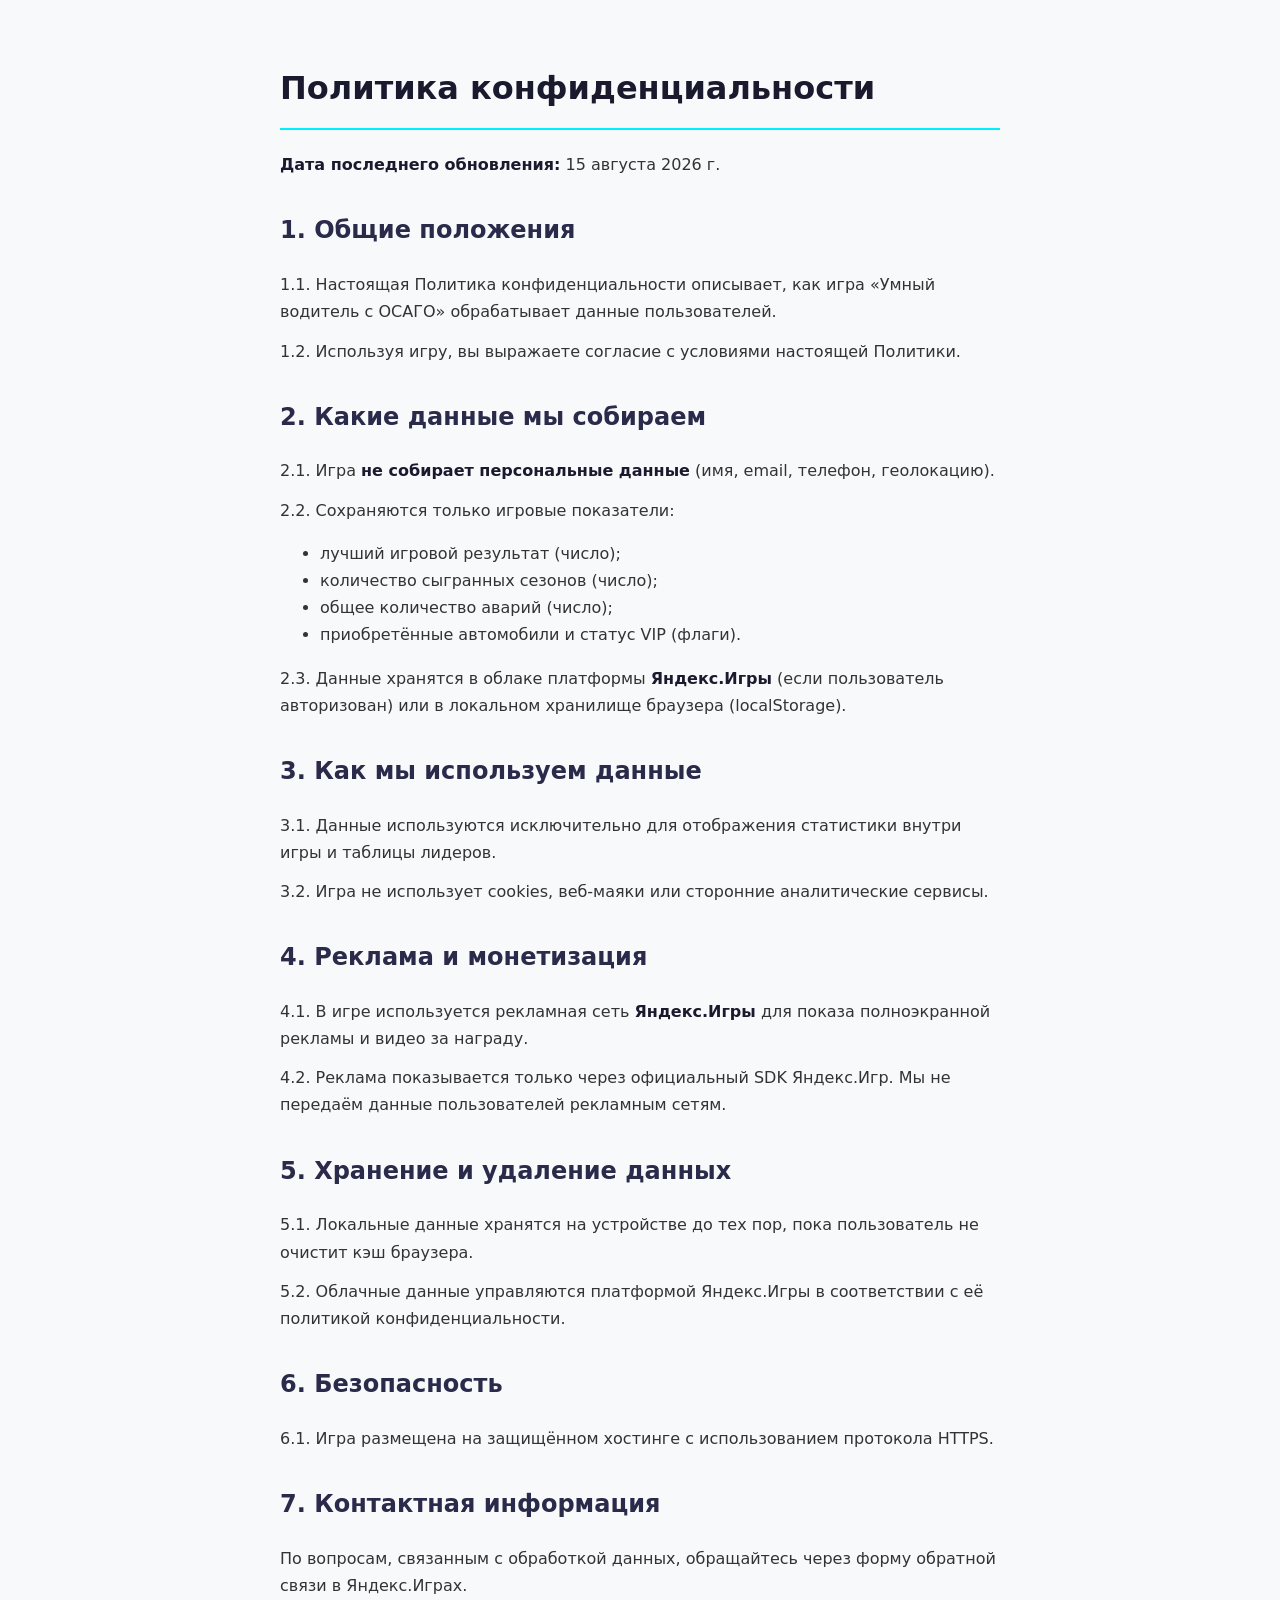
<file: privacy.html>
<!DOCTYPE html>
<html lang="ru">
<head>
<meta charset="UTF-8">
<meta name="viewport" content="width=device-width, initial-scale=1.0">
<title>Политика конфиденциальности — Умный водитель с ОСАГО</title>
<style>
body { font-family: 'Segoe UI', system-ui, sans-serif; max-width: 720px; margin: 0 auto; padding: 40px 20px; line-height: 1.7; color: #333; background: #f8f9fa; }
h1 { color: #1a1a2e; border-bottom: 2px solid #00f0ff; padding-bottom: 12px; }
h2 { color: #2a2a4a; margin-top: 32px; }
p { margin: 12px 0; }
strong { color: #1a1a2e; }
</style>
</head>
<body>
<h1>Политика конфиденциальности</h1>
<p><strong>Дата последнего обновления:</strong> 15 августа 2026 г.</p>

<h2>1. Общие положения</h2>
<p>1.1. Настоящая Политика конфиденциальности описывает, как игра «Умный водитель с ОСАГО» обрабатывает данные пользователей.</p>
<p>1.2. Используя игру, вы выражаете согласие с условиями настоящей Политики.</p>

<h2>2. Какие данные мы собираем</h2>
<p>2.1. Игра <strong>не собирает персональные данные</strong> (имя, email, телефон, геолокацию).</p>
<p>2.2. Сохраняются только игровые показатели:</p>
<ul>
<li>лучший игровой результат (число);</li>
<li>количество сыгранных сезонов (число);</li>
<li>общее количество аварий (число);</li>
<li>приобретённые автомобили и статус VIP (флаги).</li>
</ul>
<p>2.3. Данные хранятся в облаке платформы <strong>Яндекс.Игры</strong> (если пользователь авторизован) или в локальном хранилище браузера (localStorage).</p>

<h2>3. Как мы используем данные</h2>
<p>3.1. Данные используются исключительно для отображения статистики внутри игры и таблицы лидеров.</p>
<p>3.2. Игра не использует cookies, веб-маяки или сторонние аналитические сервисы.</p>

<h2>4. Реклама и монетизация</h2>
<p>4.1. В игре используется рекламная сеть <strong>Яндекс.Игры</strong> для показа полноэкранной рекламы и видео за награду.</p>
<p>4.2. Реклама показывается только через официальный SDK Яндекс.Игр. Мы не передаём данные пользователей рекламным сетям.</p>

<h2>5. Хранение и удаление данных</h2>
<p>5.1. Локальные данные хранятся на устройстве до тех пор, пока пользователь не очистит кэш браузера.</p>
<p>5.2. Облачные данные управляются платформой Яндекс.Игры в соответствии с её политикой конфиденциальности.</p>

<h2>6. Безопасность</h2>
<p>6.1. Игра размещена на защищённом хостинге с использованием протокола HTTPS.</p>

<h2>7. Контактная информация</h2>
<p>По вопросам, связанным с обработкой данных, обращайтесь через форму обратной связи в Яндекс.Играх.</p>
</body>
</html>
</file>
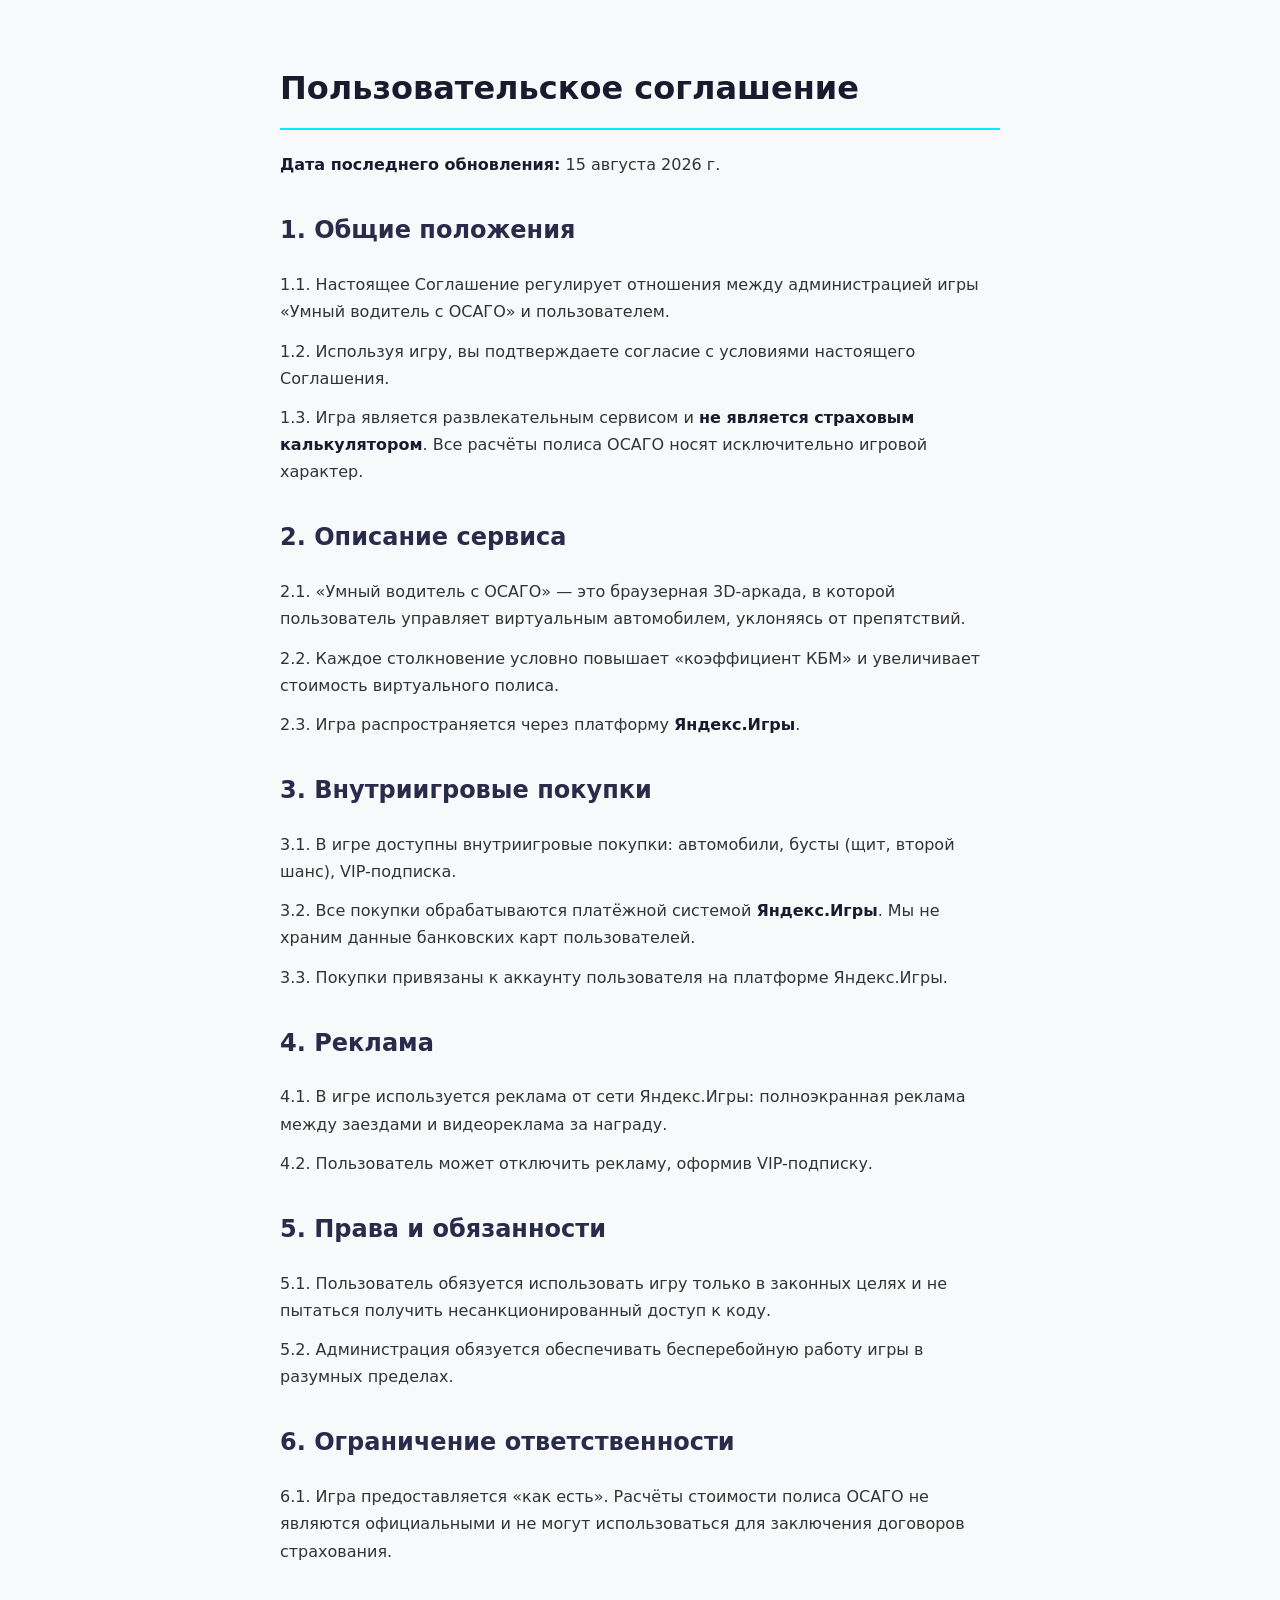
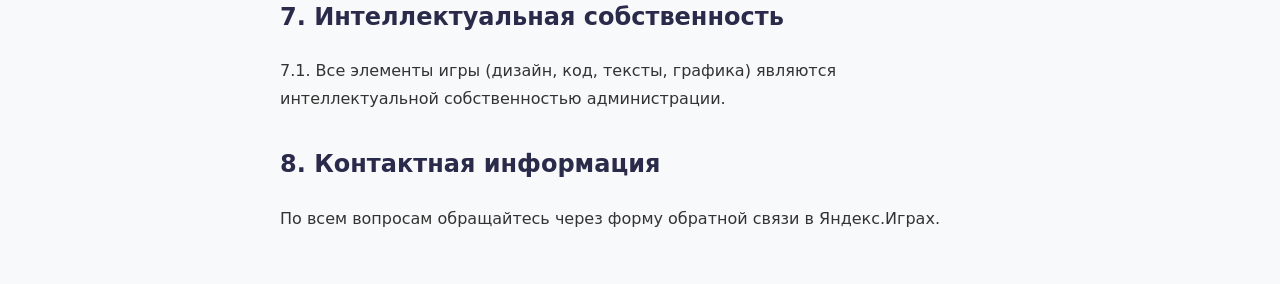
<file: terms.html>
<!DOCTYPE html>
<html lang="ru">
<head>
<meta charset="UTF-8">
<meta name="viewport" content="width=device-width, initial-scale=1.0">
<title>Пользовательское соглашение — Умный водитель с ОСАГО</title>
<style>
body { font-family: 'Segoe UI', system-ui, sans-serif; max-width: 720px; margin: 0 auto; padding: 40px 20px; line-height: 1.7; color: #333; background: #f8f9fa; }
h1 { color: #1a1a2e; border-bottom: 2px solid #00f0ff; padding-bottom: 12px; }
h2 { color: #2a2a4a; margin-top: 32px; }
p { margin: 12px 0; }
strong { color: #1a1a2e; }
</style>
</head>
<body>
<h1>Пользовательское соглашение</h1>
<p><strong>Дата последнего обновления:</strong> 15 августа 2026 г.</p>

<h2>1. Общие положения</h2>
<p>1.1. Настоящее Соглашение регулирует отношения между администрацией игры «Умный водитель с ОСАГО» и пользователем.</p>
<p>1.2. Используя игру, вы подтверждаете согласие с условиями настоящего Соглашения.</p>
<p>1.3. Игра является развлекательным сервисом и <strong>не является страховым калькулятором</strong>. Все расчёты полиса ОСАГО носят исключительно игровой характер.</p>

<h2>2. Описание сервиса</h2>
<p>2.1. «Умный водитель с ОСАГО» — это браузерная 3D-аркада, в которой пользователь управляет виртуальным автомобилем, уклоняясь от препятствий.</p>
<p>2.2. Каждое столкновение условно повышает «коэффициент КБМ» и увеличивает стоимость виртуального полиса.</p>
<p>2.3. Игра распространяется через платформу <strong>Яндекс.Игры</strong>.</p>

<h2>3. Внутриигровые покупки</h2>
<p>3.1. В игре доступны внутриигровые покупки: автомобили, бусты (щит, второй шанс), VIP-подписка.</p>
<p>3.2. Все покупки обрабатываются платёжной системой <strong>Яндекс.Игры</strong>. Мы не храним данные банковских карт пользователей.</p>
<p>3.3. Покупки привязаны к аккаунту пользователя на платформе Яндекс.Игры.</p>

<h2>4. Реклама</h2>
<p>4.1. В игре используется реклама от сети Яндекс.Игры: полноэкранная реклама между заездами и видеореклама за награду.</p>
<p>4.2. Пользователь может отключить рекламу, оформив VIP-подписку.</p>

<h2>5. Права и обязанности</h2>
<p>5.1. Пользователь обязуется использовать игру только в законных целях и не пытаться получить несанкционированный доступ к коду.</p>
<p>5.2. Администрация обязуется обеспечивать бесперебойную работу игры в разумных пределах.</p>

<h2>6. Ограничение ответственности</h2>
<p>6.1. Игра предоставляется «как есть». Расчёты стоимости полиса ОСАГО не являются официальными и не могут использоваться для заключения договоров страхования.</p>

<h2>7. Интеллектуальная собственность</h2>
<p>7.1. Все элементы игры (дизайн, код, тексты, графика) являются интеллектуальной собственностью администрации.</p>

<h2>8. Контактная информация</h2>
<p>По всем вопросам обращайтесь через форму обратной связи в Яндекс.Играх.</p>
</body>
</html>
</file>
